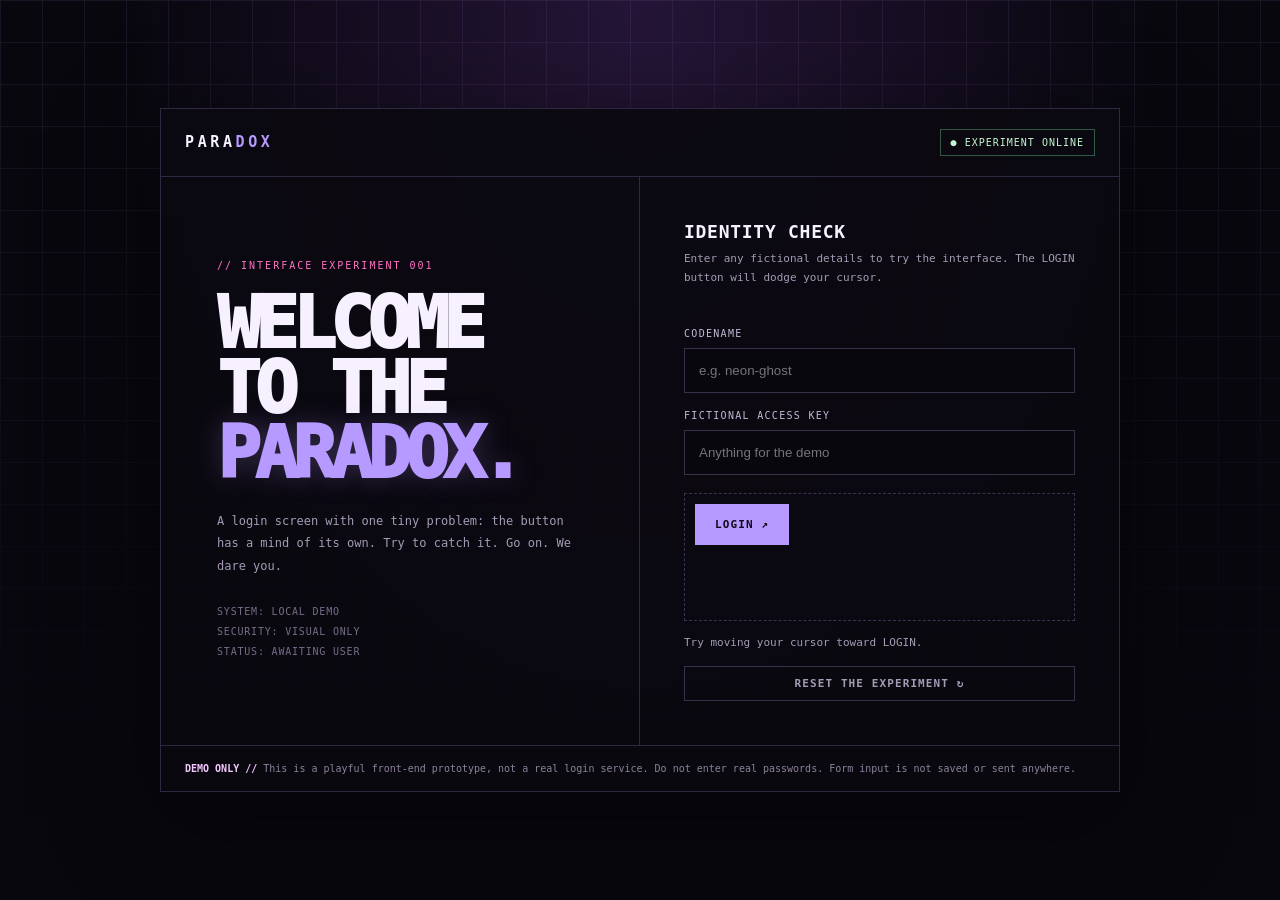
<file: index.html>
<!doctype html>
<html lang="en">
<head>
<meta charset="utf-8">
<meta name="viewport" content="width=device-width,initial-scale=1">
<meta name="theme-color" content="#08070d">
<title>PARADOX — Login Experiment</title>
<style>
:root{color-scheme:dark;--bg:#08070d;--panel:#100e19;--line:#30283e;--violet:#b79aff;--pink:#ff72c6;--muted:#a59bb5;--white:#f7f1ff}
*{box-sizing:border-box}
body{margin:0;min-height:100vh;display:grid;place-items:center;padding:24px;background:radial-gradient(ellipse at 50% 0%,#251638 0%,#08070d 58%);color:var(--white);font-family:ui-monospace,SFMono-Regular,Menlo,Consolas,monospace;overflow-x:hidden}
body:before{content:"";position:fixed;inset:0;pointer-events:none;opacity:.14;background-image:linear-gradient(#8d68b5 1px,transparent 1px),linear-gradient(90deg,#8d68b5 1px,transparent 1px);background-size:42px 42px;mask-image:linear-gradient(to bottom,#000,transparent 90%)}
.shell{position:relative;width:min(960px,100%);border:1px solid var(--line);background:#0b0911eF;box-shadow:0 25px 90px #0008}
header{display:flex;justify-content:space-between;align-items:center;padding:20px 24px;border-bottom:1px solid var(--line);gap:16px}
.brand{font-weight:900;letter-spacing:.24em;font-size:15px}.brand span{color:var(--violet)}
.pill{font-size:10px;color:#c3f6d0;border:1px solid #315943;padding:7px 10px;letter-spacing:.1em}
.content{display:grid;grid-template-columns:1fr 1fr;min-height:500px}
.intro{padding:clamp(28px,5vw,56px);border-right:1px solid var(--line);display:flex;flex-direction:column;justify-content:center}
.kicker{color:var(--pink);font-size:10px;letter-spacing:.2em;margin:0 0 20px}
h1{font-size:clamp(44px,7vw,72px);line-height:.9;letter-spacing:-.08em;margin:0;font-weight:950}
h1 span{color:var(--violet);text-shadow:0 0 28px #b79aff40}
.description{color:var(--muted);font-size:12px;line-height:1.9;max-width:360px;margin:24px 0}
.signal{font-size:10px;color:#786c89;line-height:2;letter-spacing:.08em}
.login{padding:clamp(26px,4vw,44px);display:flex;flex-direction:column;justify-content:center}
.login h2{font-size:18px;margin:0 0 8px;letter-spacing:.04em}
.hint{font-size:11px;color:var(--muted);line-height:1.7;margin:0 0 24px}
label{display:block;font-size:10px;color:#c6b9d8;letter-spacing:.13em;margin:17px 0 9px}
input{width:100%;background:#09070e;border:1px solid #3a304a;padding:14px;color:var(--white);font:12px inherit;outline:none}
input:focus{border-color:var(--violet);box-shadow:0 0 0 2px #b79aff17}
.actions{position:relative;height:128px;margin-top:18px;border:1px dashed #40314f;background:#0a0810;overflow:hidden}
button{font:800 11px ui-monospace,monospace;letter-spacing:.1em;cursor:pointer}
#loginButton{position:absolute;left:10px;top:10px;padding:13px 19px;background:var(--violet);border:1px solid var(--violet);color:#10091b;white-space:nowrap;transition:transform .09s ease}
#resetButton{margin-top:12px;background:transparent;color:var(--muted);border:1px solid #3a304a;padding:10px 13px}
#message{font-size:11px;color:var(--muted);min-height:18px;margin:15px 0 0}
.notice{margin:0;padding:14px 24px;border-top:1px solid var(--line);font-size:10px;line-height:1.7;color:#8d829a}
.notice strong{color:#f5c7ff}
@media(max-width:700px){.content{grid-template-columns:1fr}.intro{border-right:0;border-bottom:1px solid var(--line);padding:32px}.login{padding:28px 32px}.description{margin:18px 0}.signal{display:none}header{padding:17px 20px}}
@media(prefers-reduced-motion:reduce){*{transition:none!important}}
</style>
</head>
<body>
<main class="shell">
<header><div class="brand">PARA<span>DOX</span></div><div class="pill">● EXPERIMENT ONLINE</div></header>
<div class="content">
<section class="intro">
<p class="kicker">// INTERFACE EXPERIMENT 001</p>
<h1>WELCOME<br>TO THE<br><span>PARADOX.</span></h1>
<p class="description">A login screen with one tiny problem: the button has a mind of its own. Try to catch it. Go on. We dare you.</p>
<div class="signal">SYSTEM: LOCAL DEMO<br>SECURITY: VISUAL ONLY<br>STATUS: AWAITING USER</div>
</section>
<section class="login">
<h2>IDENTITY CHECK</h2>
<p class="hint">Enter any fictional details to try the interface. The LOGIN button will dodge your cursor.</p>
<form id="loginForm" autocomplete="off">
<label for="userId">CODENAME</label>
<input id="userId" name="userId" maxlength="32" placeholder="e.g. neon-ghost">
<label for="demoKey">FICTIONAL ACCESS KEY</label>
<input id="demoKey" name="demoKey" type="password" maxlength="32" placeholder="Anything for the demo">
<div class="actions" id="actions">
<button id="loginButton" type="submit">LOGIN ↗</button>
</div>
<p id="message" role="status" aria-live="polite">Try moving your cursor toward LOGIN.</p>
</form>
<button id="resetButton" type="button">RESET THE EXPERIMENT ↻</button>
</section>
</div>
<div class="notice"><strong>DEMO ONLY //</strong> This is a playful front-end prototype, not a real login service. Do not enter real passwords. Form input is not saved or sent anywhere.</div>
</main>
<script src="script.js"></script>
<script>
document.getElementById("resetButton").addEventListener("click",()=>{
  document.getElementById("loginForm").reset();
  const b=document.getElementById("loginButton");
  b.style.left="10px";b.style.top="10px";b.style.transform="scale(1)";
  document.getElementById("message").textContent="Experiment reset. Try catching LOGIN.";
});
</script>
</body>
</html>
</file>
